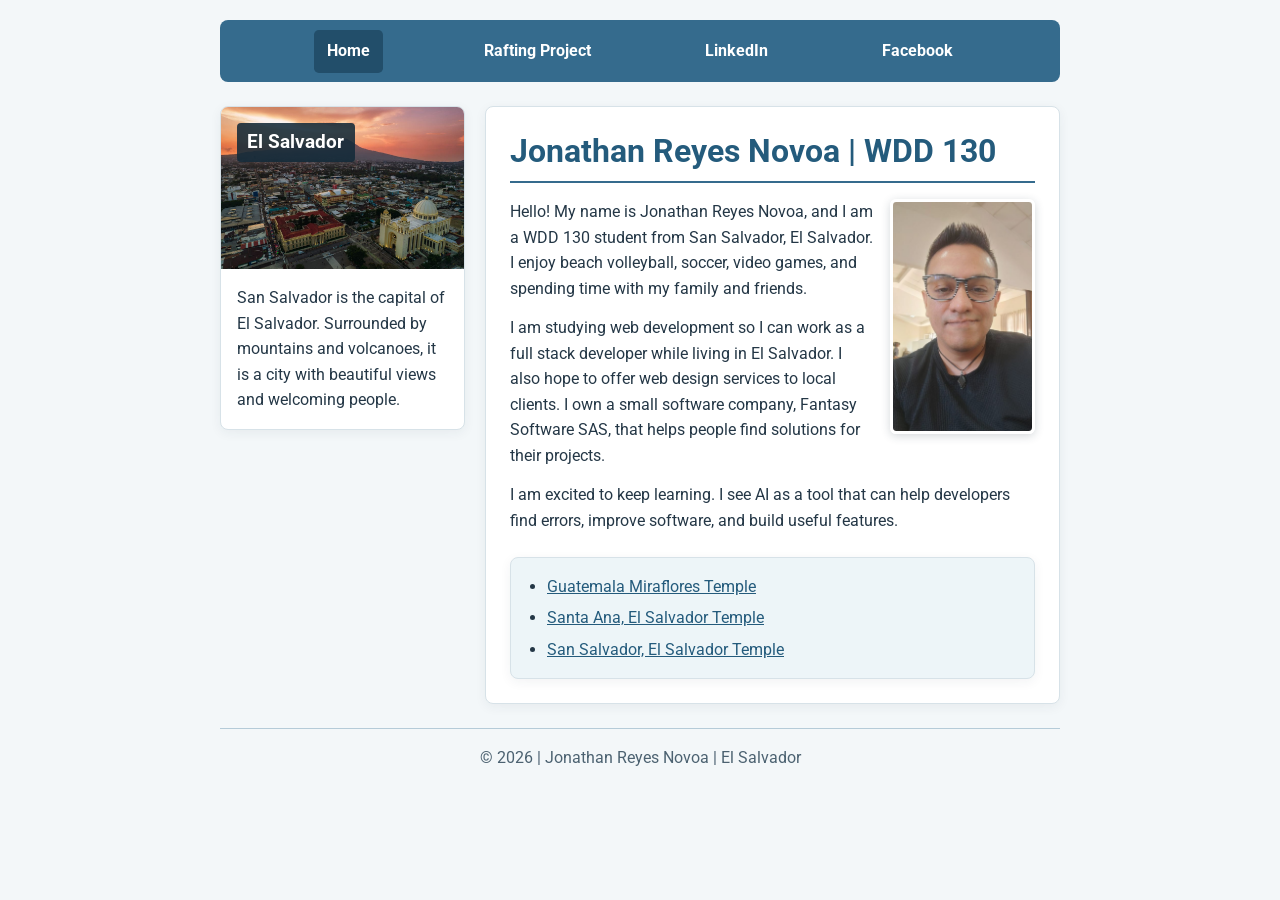
<file: index.html>
<!DOCTYPE html>
<html lang="en-US">

<head>
    <meta charset="UTF-8">
    <meta name="viewport" content="width=device-width, initial-scale=1.0">
    <meta name="description" content="Jonathan Reyes Novoa's WDD 130 course home page, featuring his projects and his home country of El Salvador.">
    <meta name="author" content="Jonathan Reyes Novoa">
    <title>Jonathan Reyes Novoa | WDD 130</title>
    <link rel="preconnect" href="https://fonts.googleapis.com">
    <link rel="preconnect" href="https://fonts.gstatic.com" crossorigin>
    <link href="https://fonts.googleapis.com/css2?family=Roboto:wght@400;500;700&display=swap" rel="stylesheet">
    <link rel="stylesheet" href="styles/styles.css">
</head>

<body>
    <header>
        <nav aria-label="Main navigation">
            <a href="index.html" aria-current="page">Home</a>
            <a href="wwr/about.html">Rafting Project</a>
            <a href="https://www.linkedin.com/in/jonathan-reyes-novoa-41818a43/">LinkedIn</a>
            <a href="https://www.facebook.com/">Facebook</a>
        </nav>
    </header>

    <div class="grid">
        <aside class="box">
            <h2>El Salvador</h2>
            <img src="images/san_salvador.jpg" alt="San Salvador at sunset with mountains in the background" width="960" height="639">
            <p>San Salvador is the capital of El Salvador. Surrounded by mountains and volcanoes, it is a city with beautiful views and welcoming people.</p>
        </aside>

        <main>
            <h1>Jonathan Reyes Novoa | WDD 130</h1>
            <img class="profile" src="images/profile.jpg" alt="Jonathan Reyes Novoa" width="567" height="935">
            <p>Hello! My name is Jonathan Reyes Novoa, and I am a WDD 130 student from San Salvador, El Salvador. I enjoy beach volleyball, soccer, video games, and spending time with my family and friends.</p>
            <p>I am studying web development so I can work as a full stack developer while living in El Salvador. I also hope to offer web design services to local clients. I own a small software company, Fantasy Software SAS, that helps people find solutions for their projects.</p>
            <p>I am excited to keep learning. I see AI as a tool that can help developers find errors, improve software, and build useful features.</p>

            <ul class="box temples">
                <li><a href="https://www.churchofjesuschrist.org/temples/details/miraflores-guatemala-city-guatemala-temple" target="_blank" rel="noopener noreferrer">Guatemala Miraflores Temple</a></li>
                <li><a href="https://www.churchofjesuschrist.org/temples/details/santa-ana-el-salvador-temple" target="_blank" rel="noopener noreferrer">Santa Ana, El Salvador Temple</a></li>
                <li><a href="https://www.churchofjesuschrist.org/temples/details/san-salvador-el-salvador-temple" target="_blank" rel="noopener noreferrer">San Salvador, El Salvador Temple</a></li>
            </ul>
        </main>
    </div>

    <footer>
        <p>&copy; 2026 | Jonathan Reyes Novoa | El Salvador</p>
    </footer>
</body>

</html>
</file>
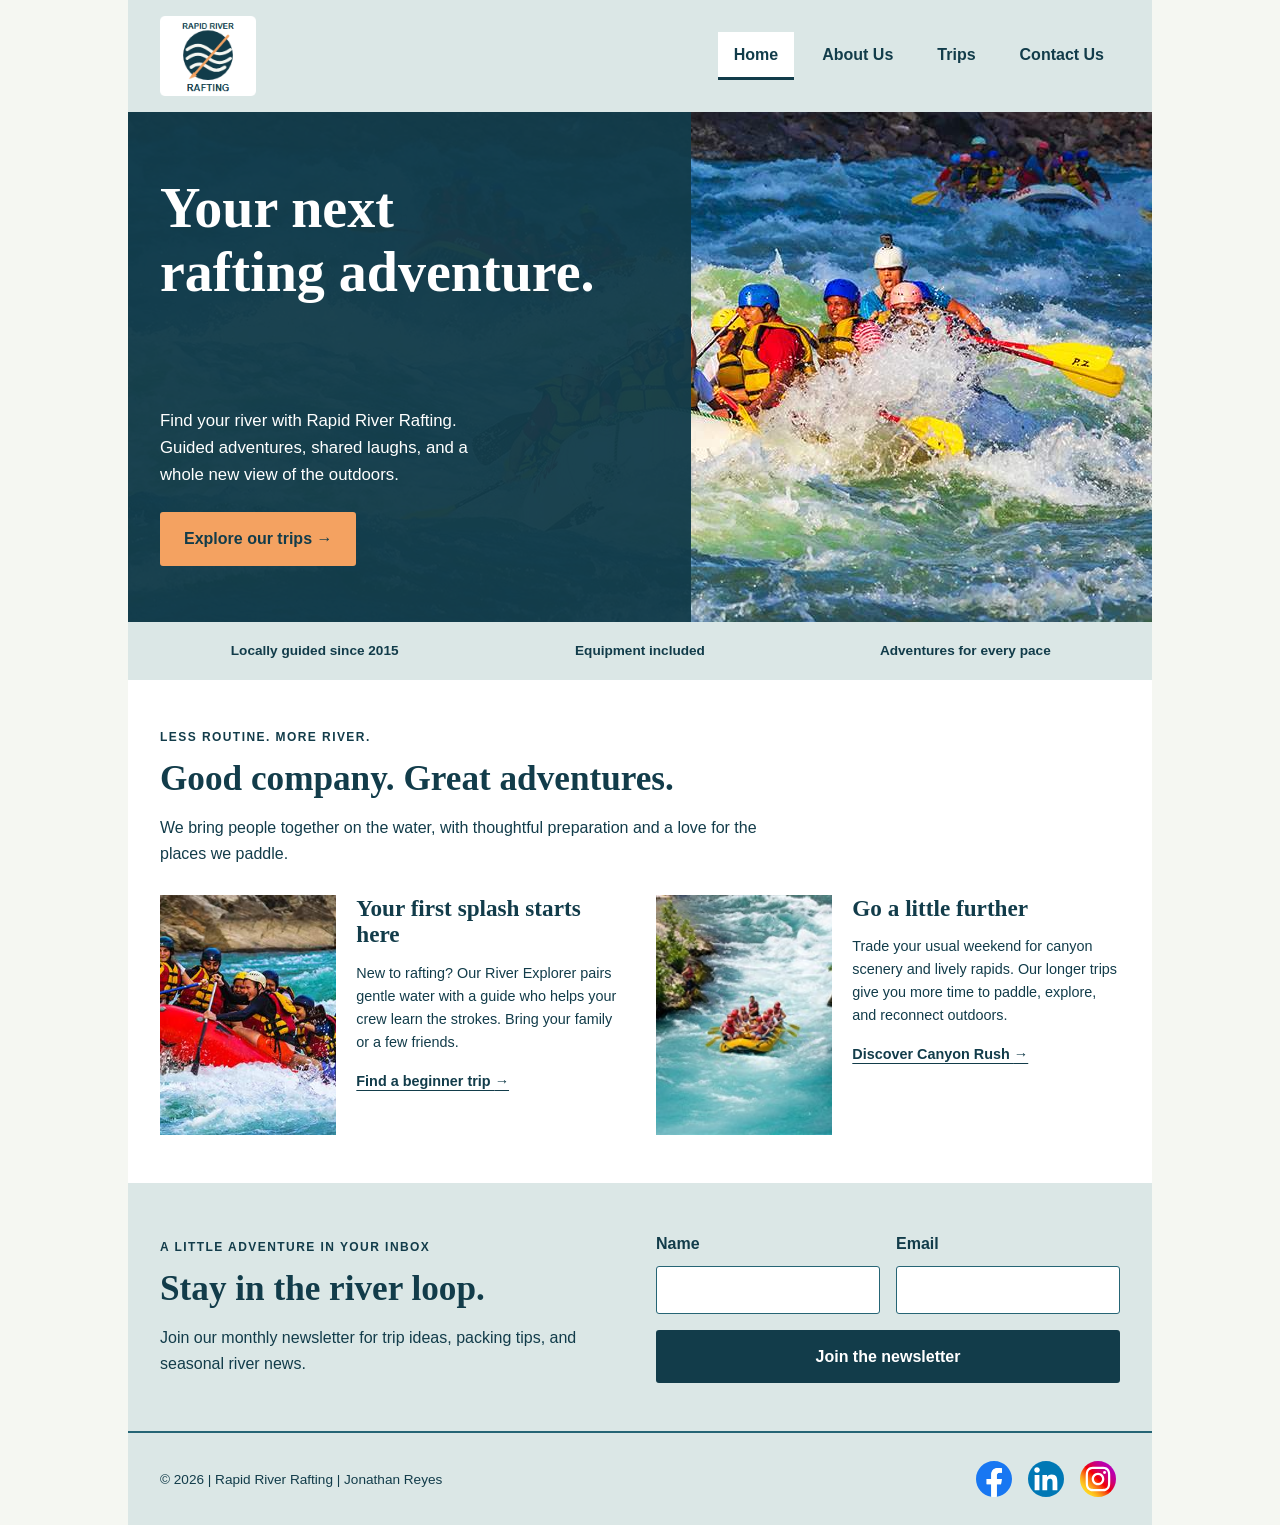
<file: wwr/index.html>
<!DOCTYPE html>
<html lang="en-US">

<head>
    <meta charset="UTF-8">
    <meta name="viewport" content="width=device-width, initial-scale=1.0">
    <meta name="description"
      content="Find your next river adventure with Rapid River Rafting. Explore guided whitewater trips for families and thrill seekers, and join our monthly newsletter.">
    <meta name="author" content="Jonathan Reyes Novoa">
    <title>Home | Rapid River Rafting</title>
    <link rel="stylesheet" href="styles/rafting.css">
</head>

<body>
    <a class="skip-link" href="#main-content">Skip to main content</a>
    <header>
        <a class="brand" href="index.html" aria-label="Rapid River Rafting home">
            <img class="logo" src="images/rapid-river-logo.png" alt="Rapid River Rafting logo"
              width="120" height="100">
        </a>
        <nav aria-label="Main navigation">
            <a href="index.html" aria-current="page">Home</a>
            <a href="about.html">About Us</a>
            <a href="trips.html">Trips</a>
            <a href="contact.html">Contact Us</a>
        </nav>
    </header>

    <main id="main-content">
        <div class="hero home-hero">
            <img src="images/rafting-12-1024.jpg"
              alt="A team of rafters paddles together through a whitewater wave"
              width="1024" height="529" fetchpriority="high">
            <h1>Your next<br>rafting adventure.</h1>
            <div class="hero-invite">
                <p>Find your river with Rapid River Rafting. Guided adventures, shared laughs,
                    and a whole new view of the outdoors.</p>
                <a class="button button-accent" href="trips.html">Explore our trips <span aria-hidden="true">&rarr;</span></a>
            </div>
        </div>

        <div class="river-strip">
            <p>Locally guided since 2015</p>
            <p>Equipment included</p>
            <p>Adventures for every pace</p>
        </div>

        <section class="offerings">
            <div class="section-heading">
                <p class="eyebrow">Less routine. More river.</p>
                <h2>Good company. Great adventures.</h2>
                <p>We bring people together on the water, with thoughtful preparation and a love
                    for the places we paddle.</p>
            </div>
            <div class="offerings-grid">
                <article class="offering">
                    <img src="images/rafting-18-600.jpg"
                      alt="A rafting group enjoying time together on the river" width="600" height="328"
                      loading="lazy">
                    <div>
                        <h3>Your first splash starts here</h3>
                        <p>New to rafting? Our River Explorer pairs gentle water with a guide who
                            helps your crew learn the strokes. Bring your family or a few friends.</p>
                        <a class="text-link" href="trips.html#river-explorer">Find a beginner trip <span aria-hidden="true">&rarr;</span></a>
                    </div>
                </article>
                <article class="offering">
                    <img src="images/rafting-65-600.jpg"
                      alt="Rafters navigating turquoise water between canyon walls" width="300" height="200"
                      loading="lazy">
                    <div>
                        <h3>Go a little further</h3>
                        <p>Trade your usual weekend for canyon scenery and lively rapids. Our longer
                            trips give you more time to paddle, explore, and reconnect outdoors.</p>
                        <a class="text-link" href="trips.html#canyon-rush">Discover Canyon Rush <span aria-hidden="true">&rarr;</span></a>
                    </div>
                </article>
            </div>
        </section>

        <section class="newsletter" aria-labelledby="newsletter-heading">
            <div>
                <p class="eyebrow">A little adventure in your inbox</p>
                <h2 id="newsletter-heading">Stay in the river loop.</h2>
                <p>Join our monthly newsletter for trip ideas, packing tips, and seasonal river news.</p>
            </div>
            <form class="newsletter-form" action="index.html#newsletter-heading" method="get">
                <div class="field">
                    <label for="subscriber-name">Name</label>
                    <input type="text" id="subscriber-name" name="name" autocomplete="name" required>
                </div>
                <div class="field">
                    <label for="subscriber-email">Email</label>
                    <input type="email" id="subscriber-email" name="email" autocomplete="email" required>
                </div>
                <button type="submit">Join the newsletter</button>
            </form>
        </section>
    </main>

    <footer>
        <p>&copy; 2026 | Rapid River Rafting | Jonathan Reyes</p>
        <nav class="socialmedia" aria-label="Social media">
            <a href="https://facebook.com"><img src="images/facebook.png" alt="Facebook" width="36" height="36"></a>
            <a href="https://linkedin.com"><img src="images/linkedin.png" alt="LinkedIn" width="36" height="36"></a>
            <a href="https://instagram.com"><img src="images/instagram.png" alt="Instagram" width="36" height="36"></a>
        </nav>
    </footer>
</body>

</html>
</file>
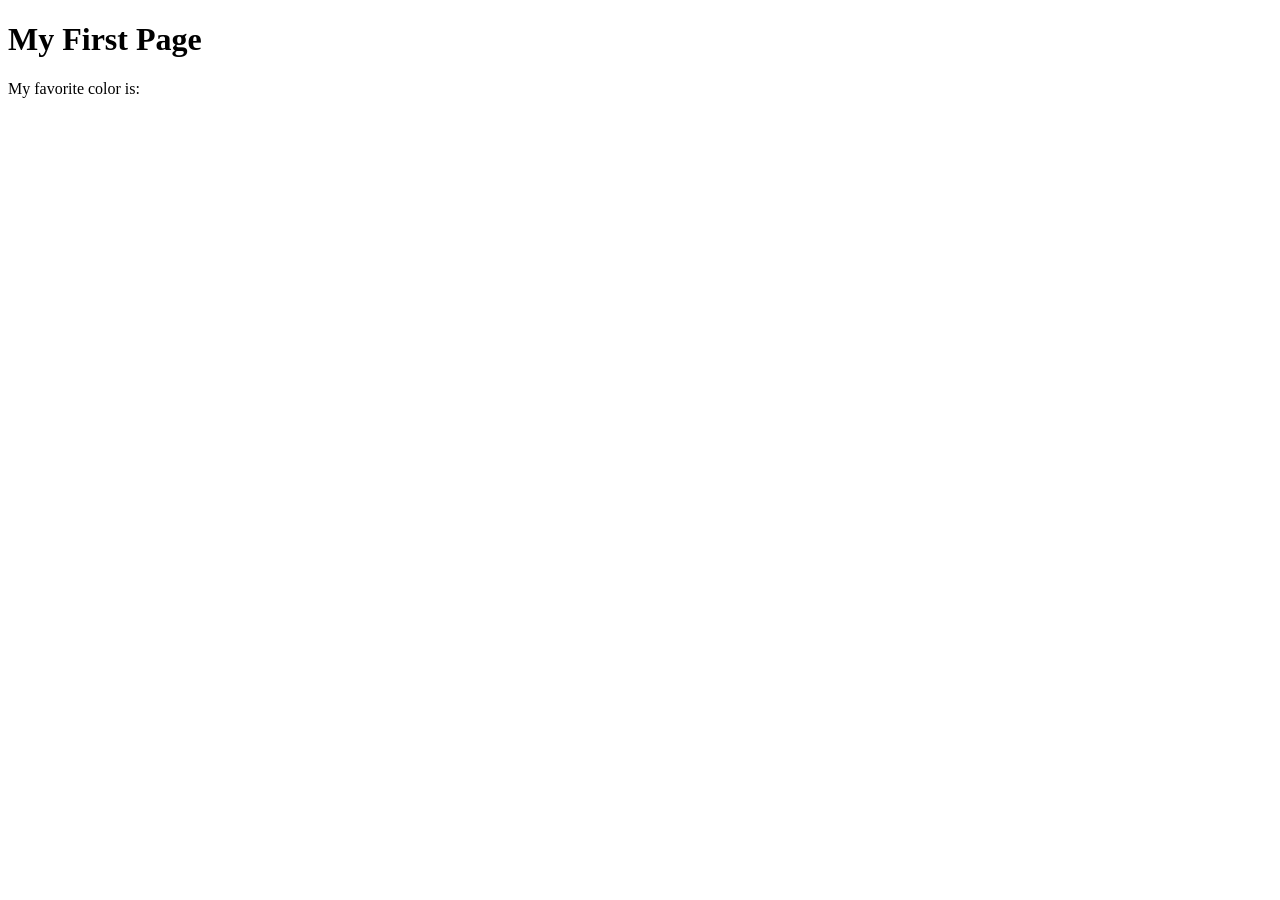
<file: week01/first-page.html>
<!DOCTYPE html>
<html lang="en">
<head>
    <meta charset="UTF-8">
    <meta name="viewport" content="width=device-width, initial-scale=1.0">
    <title>My First Page</title>
</head>
<body>
    <h1>My First Page</h1>
    <p>My favorite color is: </p>
</body>
</html>
</file>
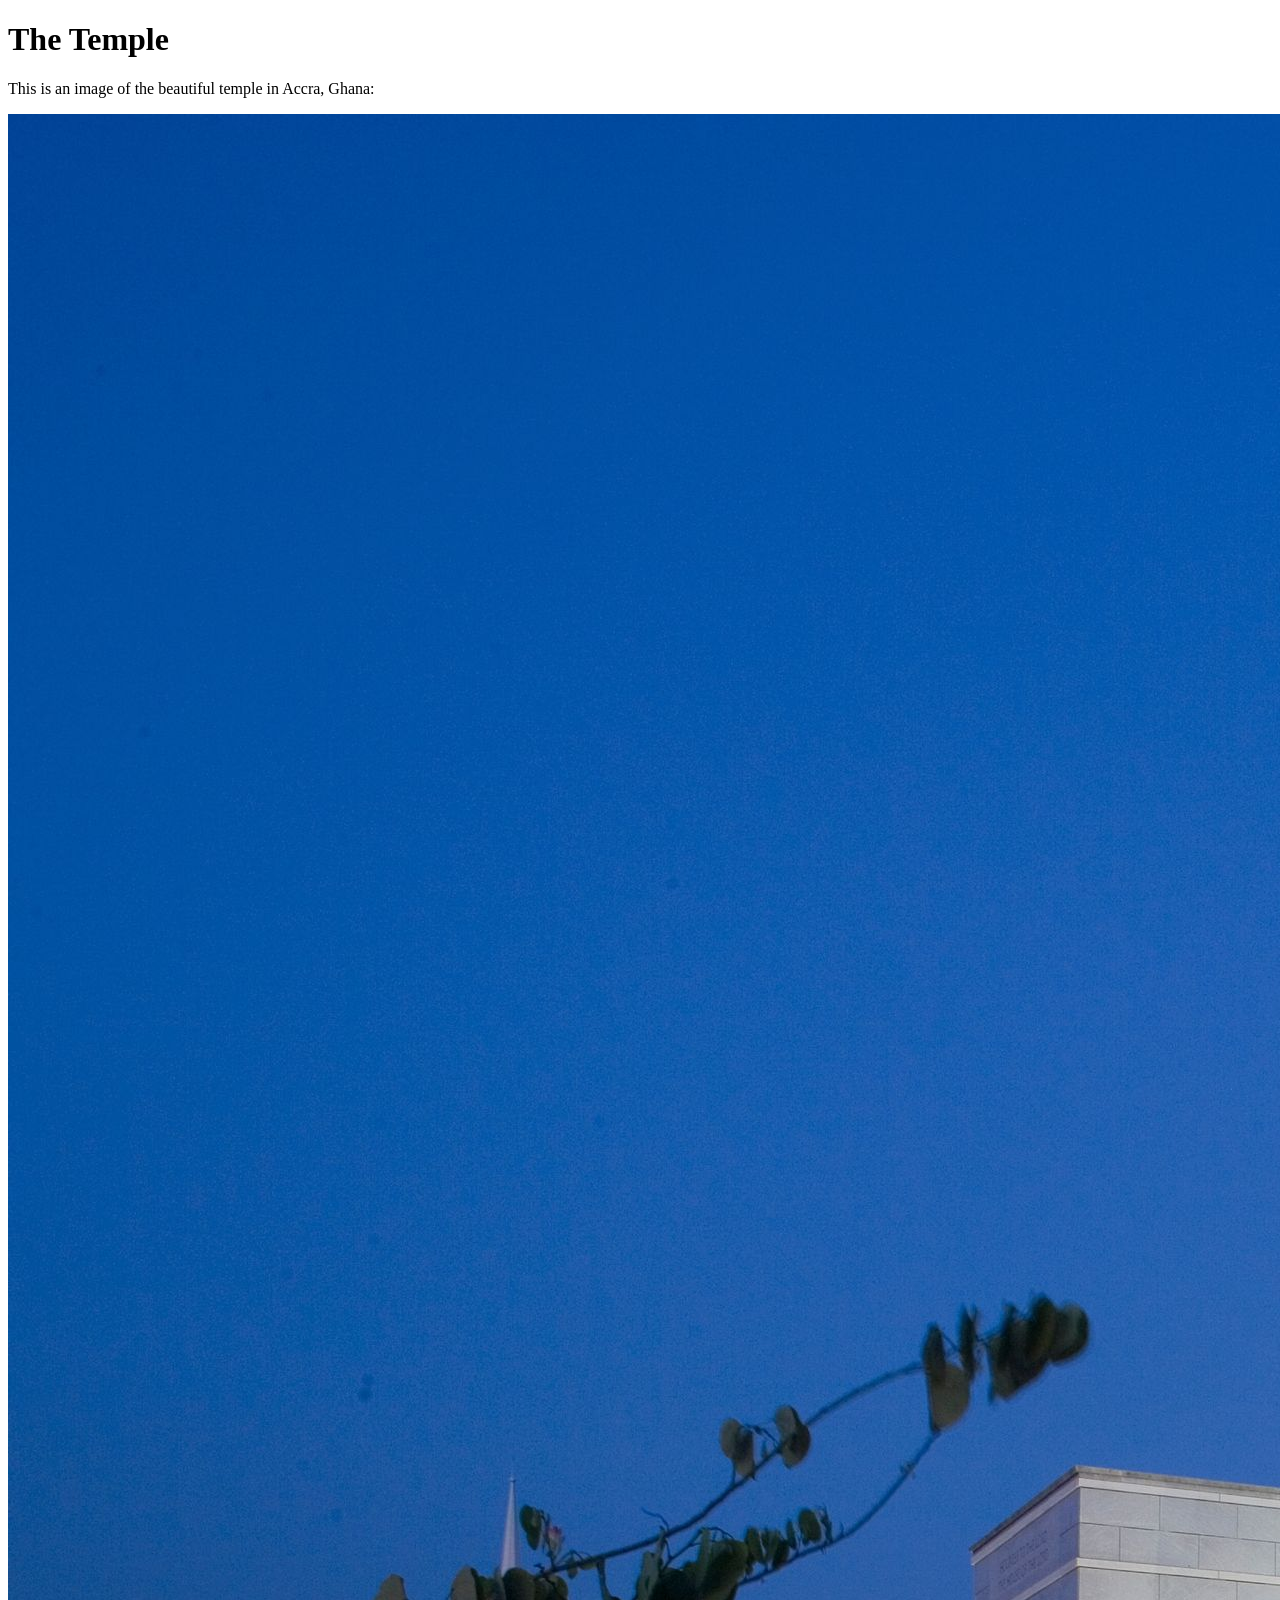
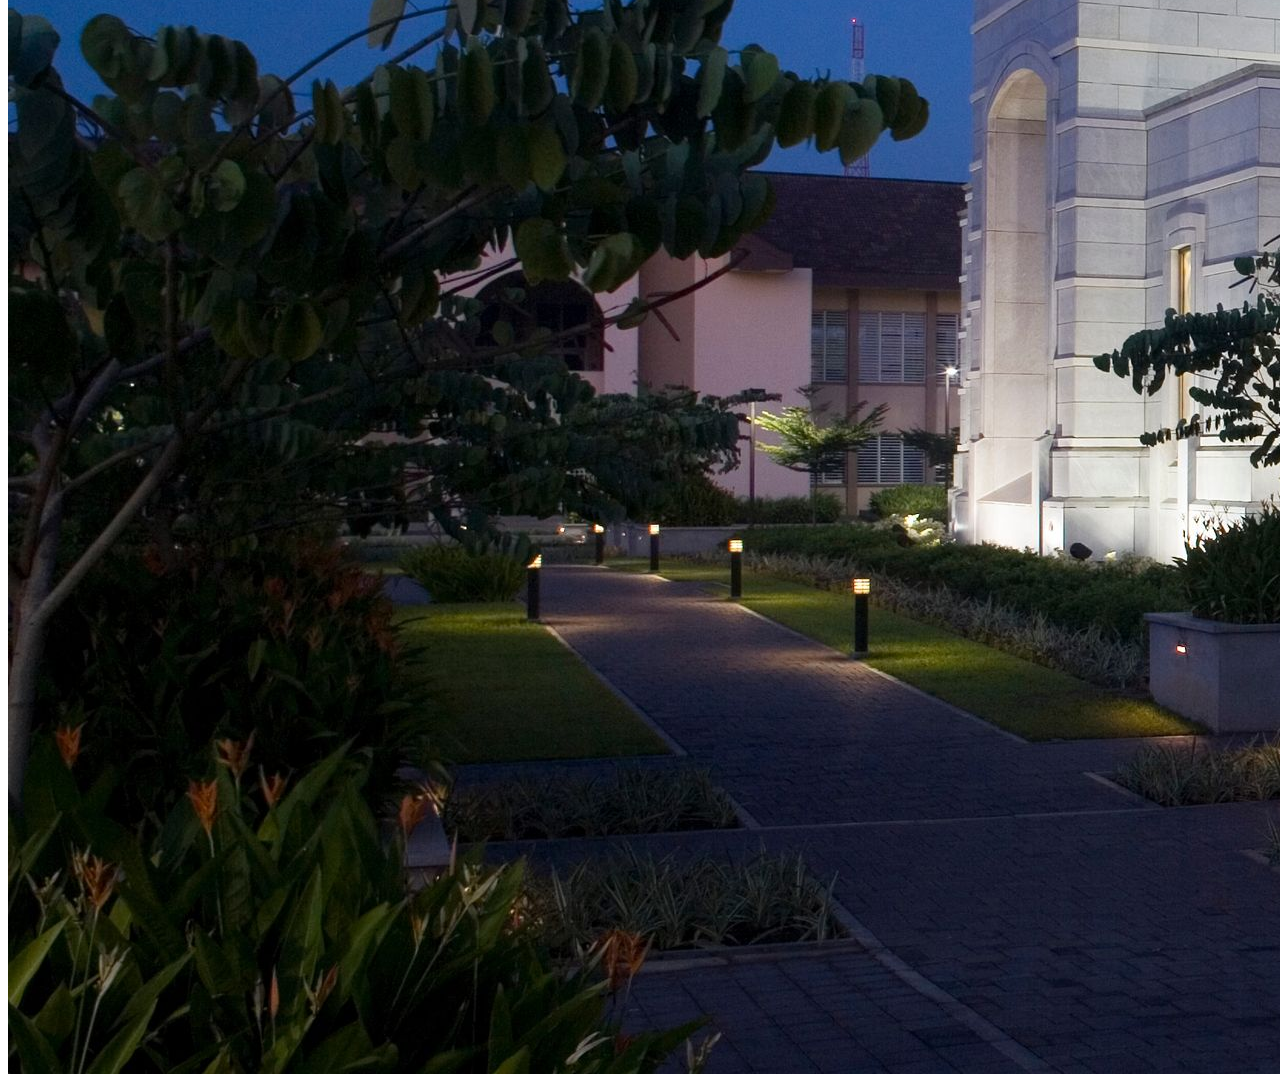
<file: week01/images.html>
<!DOCTYPE html>
<html lang="en">
<head>
    <meta charset="UTF-8">
    <meta name="viewport" content="width=device-width, initial-scale=1.0">
    <title>Temple Image</title>
</head>
<body>
    <h1>The Temple</h1>
    <p>This is an image of the beautiful temple in Accra, Ghana:</p>
    <img src="images/temple-large.jpeg" alt="The Accra Ghana Temple">
    
</body>
</html>
</file>
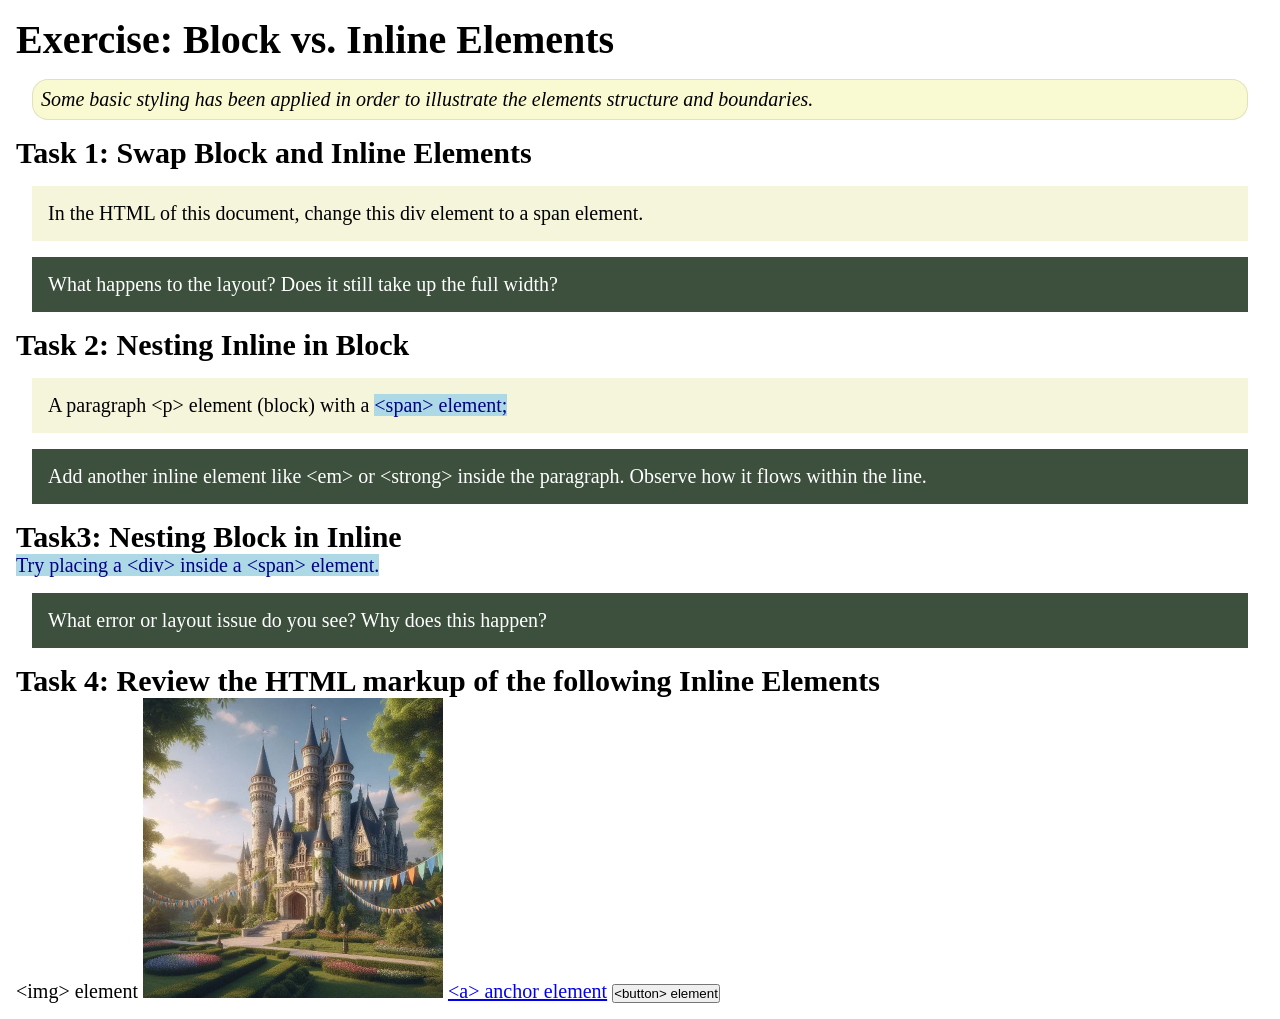
<file: week02/block-vs-inline.html>
<!DOCTYPE html>
<html lang="en">

<head>
    <meta charset="UTF-8">
    <meta name="viewport" content="width=device-width, initial-scale=1.0">
    <title>Exercise: Block vs. Inline Elements</title>
    <link rel="stylesheet" href="styles/block-vs-inline.css">
</head>

<body>
    <main>
        <h1>Exercise: Block vs. Inline Elements</h1>
        <p class="note">Some basic styling has been applied in order to illustrate the elements structure and
            boundaries.</p>

        <h2>Task 1: Swap Block and Inline Elements</h2>
        <div>In the HTML of this document, change this div element to a span element.</div>

        <p class="question">What happens to the layout? Does it still take up the full width?</p>

        <h2>Task 2: Nesting Inline in Block</h2>
        <p>A paragraph &lt;p&gt; element (block) with a <span>&lt;span&gt; element;</span></p>
        <p class="question">Add another inline element like &lt;em&gt; or &lt;strong&gt; inside the paragraph. Observe
            how it flows within the line.</p>

        <h2>Task3: Nesting Block in Inline</h2>
        <span>Try placing a &lt;div&gt; inside a &lt;span&gt; element.</span>
            <p class="question">What error or layout issue do you see? Why does this happen?</p>


            <h2>Task 4: Review the HTML markup of the following Inline Elements</h2>
        &lt;img&gt; element
        <img src="images/castle.webp" alt="placeholder image (images are inline)" width="300" height="300">
        <a href="https://churchofjesuschrist.org">&lt;a&gt; anchor element</a>
        <button type="button">&lt;button&gt; element</button>
    </main>
</body>

</html>
</file>
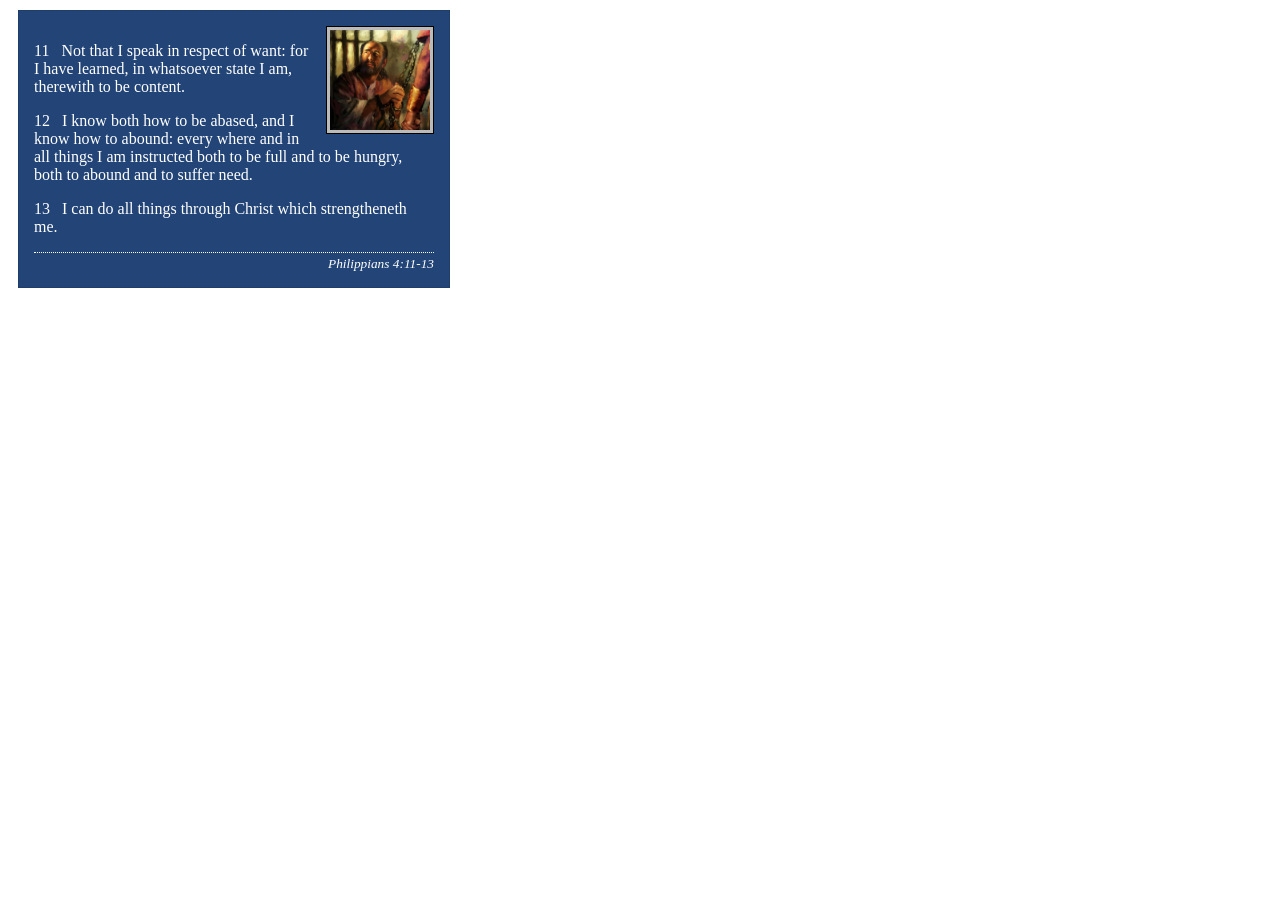
<file: week02/box-model-solution.html>
<!DOCTYPE html>
<html lang="en">
<head>
    <meta charset="UTF-8">
    <meta name="viewport" content="width=device-width, initial-scale=1.0">
    <title>Box Model Activity</title>
    <link rel="stylesheet" href="styles/box-model-solution.css">
</head>
<body>
    <main>
        <div class="callout">
            <img src="images/apostle-paul-imprisoned.webp" alt="Paul the Apostle - Imprisoned in Rome" width="200" height="200">
            <blockquote>
                <p>11 &nbsp; Not that I speak in respect of want: for I have learned, in whatsoever state I am, therewith to be content.</p>
                <p>12 &nbsp; I know both how to be abased, and I know how to abound: every where and in all things I am instructed both to be full and to be hungry, both to abound and to suffer need.</p>
                <p>13 &nbsp; I can do all things through Christ which strengtheneth me.</p>
            </blockquote>
            <cite>Philippians 4:11-13</cite>
        </div>
    </main>
</body>
</html>
</file>
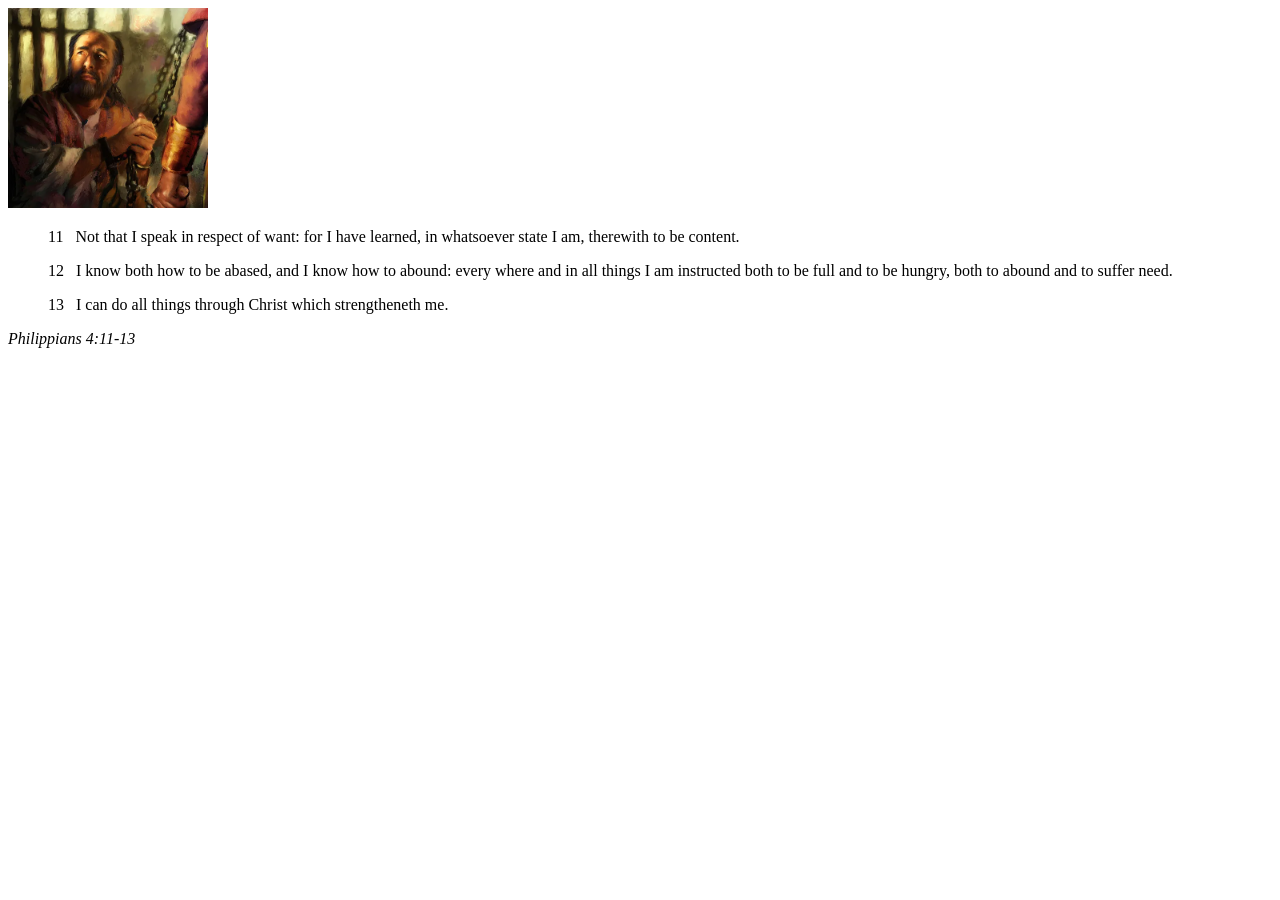
<file: week02/box-model.html>
<!DOCTYPE html>
<html lang="en">
<head>
    <meta charset="UTF-8">
    <meta name="viewport" content="width=device-width, initial-scale=1.0">
    <title>Box Model Activity</title>
</head>
<body>
    <main>
        <div class="callout">
            <img src="images/apostle-paul-imprisoned.webp" alt="Paul the Apostle - Imprisoned in Rome" width="200" height="200">
            <blockquote>
                <p>11 &nbsp; Not that I speak in respect of want: for I have learned, in whatsoever state I am, therewith to be content.</p>
                <p>12 &nbsp; I know both how to be abased, and I know how to abound: every where and in all things I am instructed both to be full and to be hungry, both to abound and to suffer need.</p>
                <p>13 &nbsp; I can do all things through Christ which strengtheneth me.</p>
            </blockquote>
            <cite>Philippians 4:11-13</cite>
        </div>
    </main>
</body>
</html>
</file>
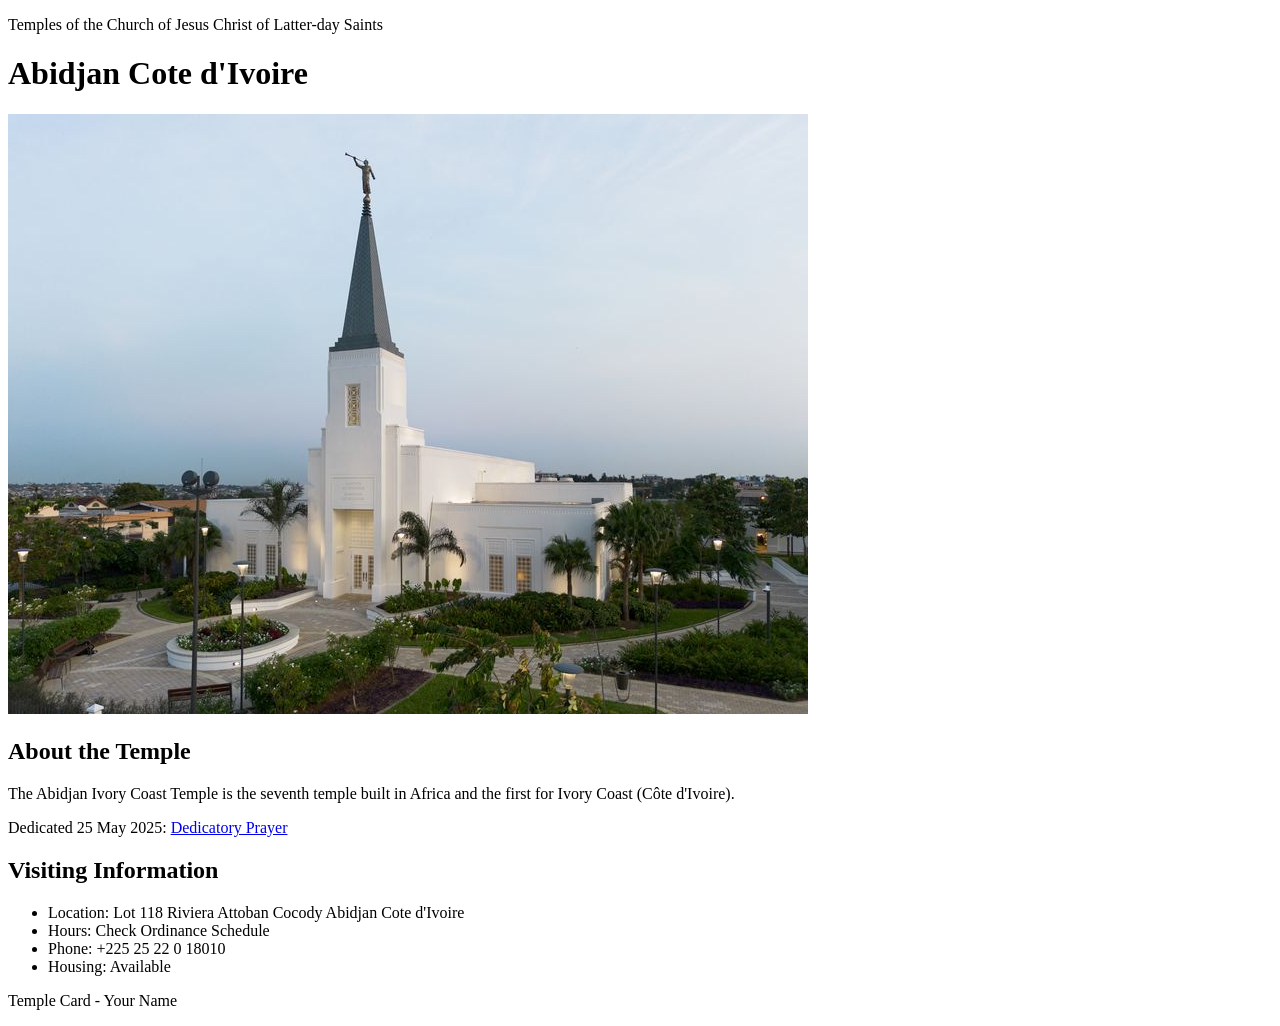
<file: week02/temple.html>
<!DOCTYPE html>
<html lang="en">

<head>
    <meta charset="UTF-8">
    <meta name="viewport" content="width=device-width, initial-scale=1.0">
    <title>Temple Card - Abidjan Cote d'Ivoire</title>
</head>

<body>
    <header>
        <p>Temples of the Church of Jesus Christ of Latter-day Saints</p>
    </header>
    <main>
        <h1>Abidjan Cote d'Ivoire</h1>
        <picture>
            <img src="images/abidjan-ivory-coast.jpeg" alt="Abidjan Cote d'Ivoire Temple">
        </picture>
        <section>
            <h2>About the Temple</h2>
            <p>The Abidjan Ivory Coast Temple is the seventh temple built in Africa and the first for Ivory Coast (Côte
                d'Ivoire).</p>
            <p>Dedicated 25 May 2025: <a
                    href="https://www.churchofjesuschrist.org/temples/dedicatory-prayer/abidjan-ivory-coast-temple/2025-05-25?lang=eng"
                    target="_blank" rel="noopener noreferrer">Dedicatory Prayer</a></p>
        </section>
        <section>
            <h2>Visiting Information</h2>
            <ul>
                <li>Location: Lot 118 Riviera Attoban Cocody Abidjan Cote d'Ivoire</li>
                <li>Hours: Check Ordinance Schedule</li>
                <li>Phone: +225 25 22 0 18010</li>
                <li>Housing: Available</li>
            </ul>
        </section>
    </main>
    <footer>
        <p>Temple Card - Your Name</p>
    </footer>
</body>

</html>
</file>
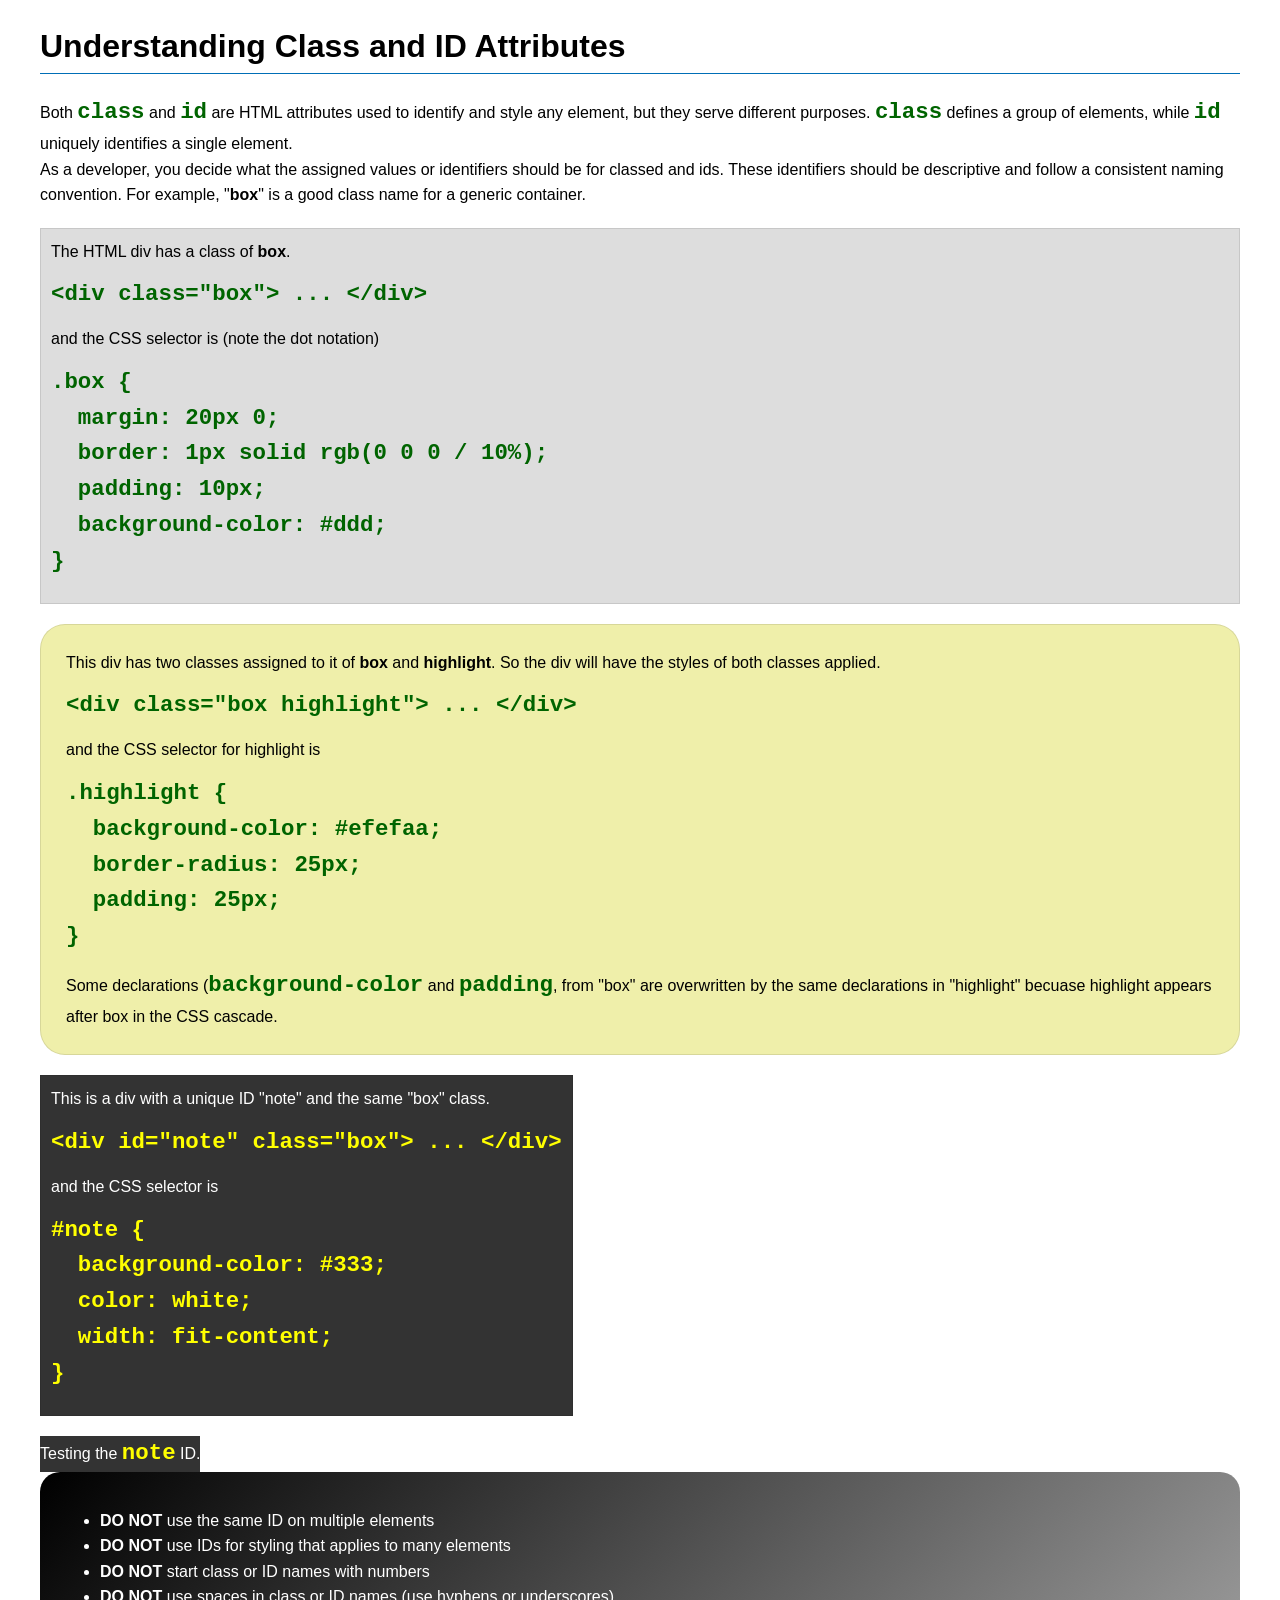
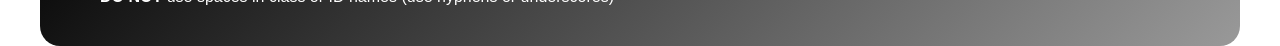
<file: week03/class-and-id.html>
<!DOCTYPE html>
<html lang="en">

<head>
    <meta charset="UTF-8">
    <meta name="viewport" content="width=device-width, initial-scale=1.0">
    <title>Class vs ID Attributes</title>
    <link rel="stylesheet" href="styles/class-and-id.css">
</head>

<body>
    <h1>Understanding Class and ID Attributes</h1>
    <p>Both <code>class</code> and <code>id</code> are HTML attributes used to identify and style any element, but they
        serve different purposes. <code>class</code> defines a group of elements, while <code>id</code> uniquely
        identifies a single element.</p>
    <p>As a developer, you decide what the assigned values or identifiers should be for classed and ids. These
        identifiers should be
        descriptive and follow a consistent naming convention. For example, "<strong>box</strong>" is a good class name
        for a generic container.</p>
    <div class="box">
        <p>The HTML div has a class of <strong>box</strong>.</p>
        <pre><code class="html">&lt;div class="box"&gt; ... &lt;/div&gt;</code></pre>
        and the CSS selector is (note the dot notation)
        <pre><code class="css">.box {
  margin: 20px 0;
  border: 1px solid rgb(0 0 0 / 10%);
  padding: 10px;
  background-color: #ddd; 
}</code></pre>
    </div>

    <div class="box highlight">
        <p>This div has two classes assigned to it of <strong>box</strong> and <strong>highlight</strong>. So the div
            will have the styles of both classes applied.</p>
        <pre><code class="html">&lt;div class="box highlight"&gt; ... &lt;/div&gt;</code></pre>
        and the CSS selector for highlight is
        <pre><code class="css">.highlight {
  background-color: #efefaa;
  border-radius: 25px;
  padding: 25px;
}</code></pre>
<p>Some declarations (<code>background-color</code> and <code>padding</code>, from "box" are overwritten by the same declarations in "highlight" becuase highlight appears after box in the CSS cascade.</p>
    </div>

    <div id="note" class="box">
        <p>This is a div with a unique ID "note" and the same "box" class.</p>
        <pre><code class="html">&lt;div id="note" class="box"&gt; ... &lt;/div&gt;</code></pre>
        and the CSS selector is
        <pre><code class="css">#note {
  background-color: #333;
  color: white;
  width: fit-content;
}</code></pre>
    </div>

    <div id="note">
        <p>Testing the <code>note</code> ID.</p>
    </div>

    <section id="best-practice">
        <ul>
            <li><strong>DO NOT</strong> use the same ID on multiple elements</li>
            <li><strong>DO NOT</strong> use IDs for styling that applies to many elements</li>
            <li><strong>DO NOT</strong> start class or ID names with numbers</li>
            <li><strong>DO NOT</strong> use spaces in class or ID names (use hyphens or underscores)</li>
        </ul>
    </section>




</body>

</html>
</file>
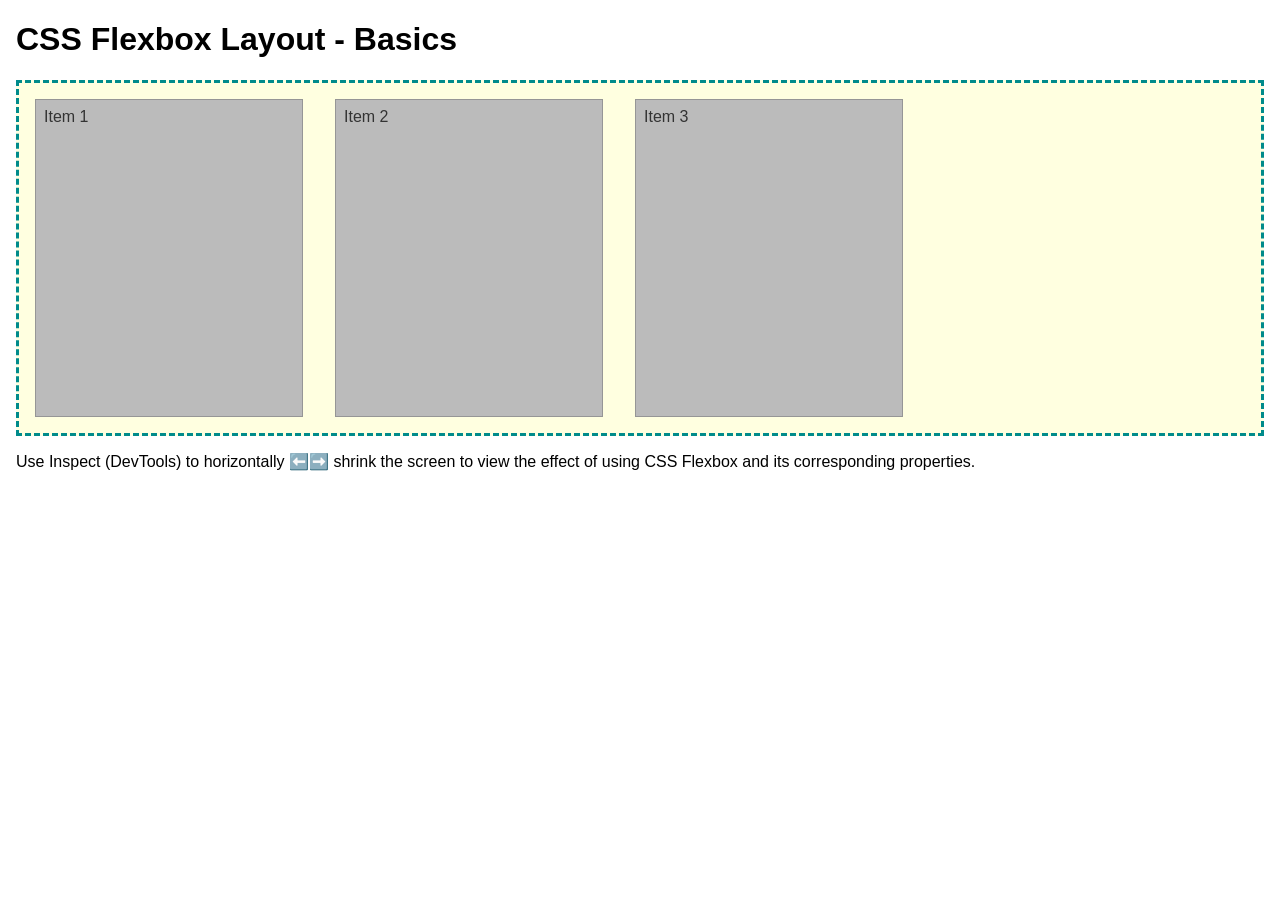
<file: week04/flexbox-layout.html>
<!DOCTYPE html>
<html lang="en">
<head>
    <meta charset="UTF-8">
    <meta name="viewport" content="width=device-width, initial-scale=1.0">
    <title>CSS Flexbox Layout - Basics</title>
    <link rel="stylesheet" href="styles/flexbox.css">
</head>
<body>
    <main>
        <h1>CSS Flexbox Layout - Basics</h1>
        <div class="flex-container">
            <div class="flex-item item1">Item 1</div>
            <div class="flex-item item2">Item 2</div>
            <div class="flex-item item3">Item 3</div>
        </div>
        <p>Use Inspect (DevTools) to horizontally ⬅️➡️ shrink the screen to view the effect of using CSS Flexbox and its corresponding properties.</p>
    </main>
</body>
</html>
</file>
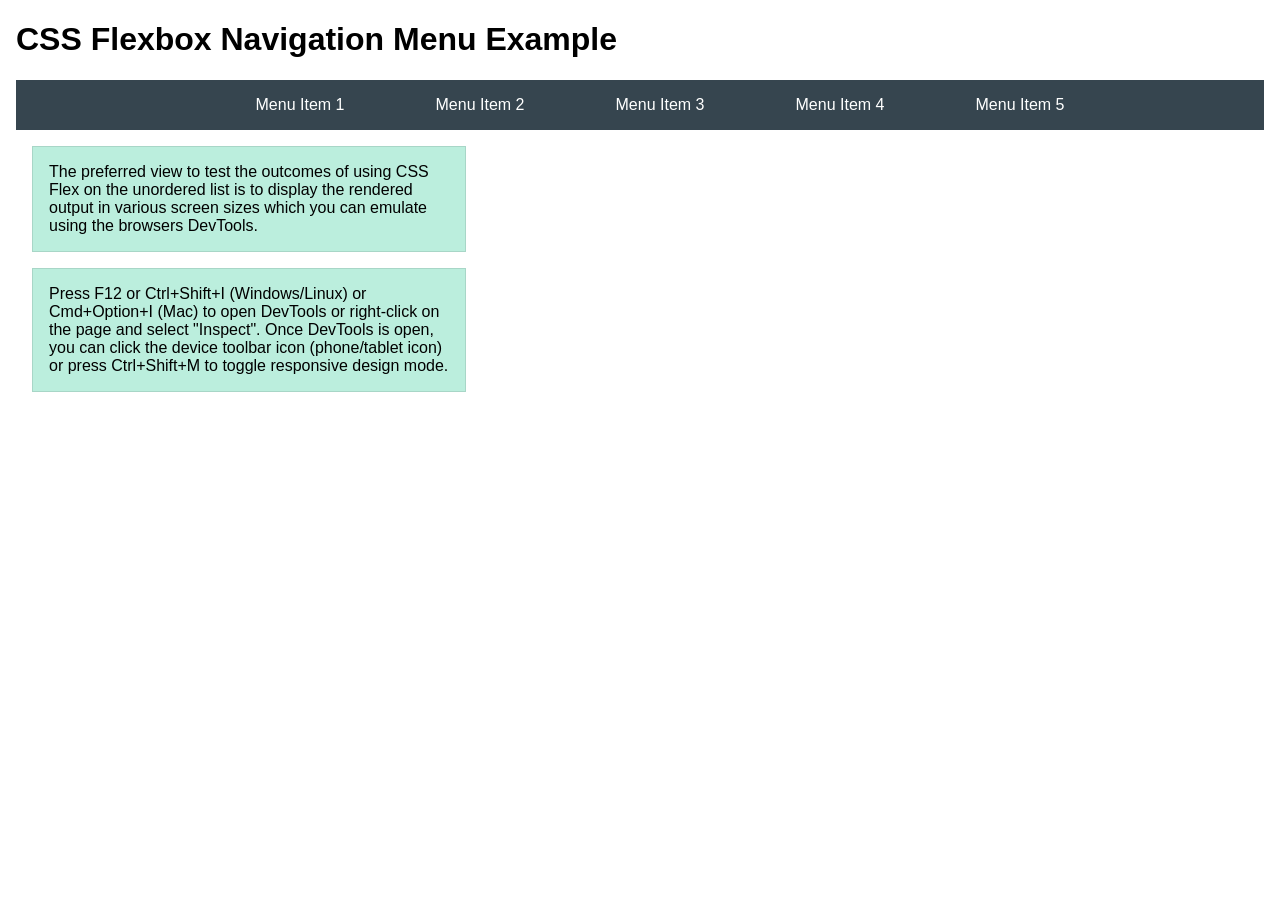
<file: week04/flexbox-menu.html>
<!DOCTYPE html>
<html lang="en">
<head>
    <meta charset="UTF-8">
    <meta name="viewport" content="width=device-width, initial-scale=1.0">
    <title>CSS Flexbox - Navigation Menu</title>
    <link rel="stylesheet" href="styles/flexbox-menu.css">
</head>
<body>
    <main>
        <h1>CSS Flexbox Navigation Menu Example</h1>
        <nav>
            <ul>
                <li><a href="#">Menu Item 1</a></li>
                <li><a href="#">Menu Item 2</a></li>
                <li><a href="#">Menu Item 3</a></li>
                <li><a href="#">Menu Item 4</a></li>
                <li><a href="#">Menu Item 5</a></li>
            </ul>
        </nav>
        <p>The preferred view to test the outcomes of using CSS Flex on the unordered list is to display the rendered output in various screen sizes which you can emulate using the browsers DevTools.</p>

        <p>Press F12 or Ctrl+Shift+I (Windows/Linux) or Cmd+Option+I (Mac) to open DevTools or right-click on the page and select "Inspect". Once DevTools is open, you can click the device toolbar icon (phone/tablet icon) or press Ctrl+Shift+M to toggle responsive design mode.</p>

                      
        
    </main>
</body>
</html>
</file>
<file: styles/styles.css>
* {
    margin: 0;
    padding: 0;
    box-sizing: border-box;
}

body {
    font: 16px/1.6 Roboto, Arial, sans-serif;
    color: #243746;
    background-color: #f3f7f9;
}

header,
.grid,
footer {
    max-width: 840px;
    margin: 0 auto;
}

header {
    padding-top: 1.25rem;
}

nav {
    display: flex;
    justify-content: space-evenly;
    align-items: center;
    gap: 0.25rem;
    padding: 0.6rem;
    border-radius: 0.5rem;
    background-color: #356b8d;
}

nav a {
    display: block;
    padding: 0.55rem 0.8rem;
    border-radius: 0.3rem;
    color: #fff;
    font-size: 1rem;
    font-weight: 700;
    text-align: center;
    text-decoration: none;
}

nav a:hover,
nav a:focus-visible,
nav a[aria-current="page"] {
    background-color: #224e6a;
}

.grid {
    display: grid;
    grid-template-columns: 245px minmax(0, 1fr);
    align-items: start;
    gap: 1.25rem;
    padding: 1.5rem 0;
}

.box,
main {
    border: 1px solid #d7e2e8;
    border-radius: 0.5rem;
    background-color: #fff;
    box-shadow: 0 3px 12px rgb(36 55 70 / 6%);
}

aside {
    position: relative;
    overflow: hidden;
}

aside h2 {
    position: absolute;
    top: 1rem;
    left: 1rem;
    padding: 0.25rem 0.65rem;
    border-radius: 0.25rem;
    color: #fff;
    background-color: rgb(20 43 58 / 88%);
    font-size: 1.2rem;
}

aside img {
    display: block;
    width: 100%;
    height: auto;
}

aside p {
    padding: 1rem;
}

main {
    min-width: 0;
    padding: 1.5rem;
}

h1 {
    margin-bottom: 1rem;
    padding-bottom: 0.6rem;
    border-bottom: 2px solid #356b8d;
    color: #245b7c;
    font-size: clamp(1.5rem, 4vw, 2rem);
    line-height: 1.25;
}

main p + p {
    margin-top: 0.85rem;
}

.profile {
    float: right;
    width: 145px;
    height: auto;
    margin: 0 0 0.75rem 1rem;
    border: 3px solid #fff;
    border-radius: 0.4rem;
    box-shadow: 0 2px 10px rgb(36 55 70 / 20%);
}

.temples {
    clear: both;
    margin-top: 1.5rem;
    padding: 1rem 1.25rem 1rem 2.25rem;
    background-color: #edf5f8;
}

.temples li + li {
    margin-top: 0.35rem;
}

.temples a {
    color: #245b7c;
}

.temples a:hover,
.temples a:focus-visible {
    color: #123d57;
}

footer {
    padding: 1rem;
    border-top: 1px solid #b5cbd8;
    color: #4c6271;
    text-align: center;
}

@media (max-width: 880px) {
    header,
    .grid,
    footer {
        margin-right: 1rem;
        margin-left: 1rem;
    }
}

@media (max-width: 650px) {
    nav {
        flex-wrap: wrap;
    }

    .grid {
        grid-template-columns: 1fr;
    }

    aside {
        max-width: 100%;
    }

    aside img {
        max-height: 230px;
        object-fit: cover;
    }

    .profile {
        float: none;
        display: block;
        margin: 0 auto 1rem;
    }
}

@media (max-width: 420px) {
    nav a {
        flex: 1 1 40%;
    }

    main {
        padding: 1rem;
    }
}
</file>
<file: wwr/styles/rafting.css>
:root {
    --primary-color: #123c4a;
    --secondary-color: #256575;
    --accent1-color: #f4a261;
    --accent2-color: #f5f7f2;
    --surface-color: #dbe7e6;
    --heading-font: Georgia, "Times New Roman", serif;
    --body-font: Arial, Helvetica, sans-serif;
}

* {
    margin: 0;
    padding: 0;
    box-sizing: border-box;
}

body {
    font-family: var(--body-font);
    color: var(--primary-color);
    background-color: var(--accent2-color);
    line-height: 1.6;
}

header,
main,
footer {
    width: min(100%, 1024px);
    margin: 0 auto;
}

main {
    background-color: #fff;
}

h1,
h2,
h3 {
    font-family: var(--heading-font);
    line-height: 1.15;
}

h1 {
    font-size: clamp(2rem, 4.5vw, 3.5rem);
}

h2 {
    font-size: clamp(1.65rem, 3vw, 2.2rem);
}

h3 {
    font-size: 1.45rem;
}

p + p {
    margin-top: 12px;
}

a {
    color: var(--primary-color);
    text-underline-offset: 4px;
}

a:hover {
    text-decoration-thickness: 2px;
}

img {
    display: block;
    max-width: 100%;
    height: auto;
}

section {
    padding: 48px 32px;
}

section > h2 {
    margin-bottom: 24px;
}

header {
    display: grid;
    grid-template-columns: 120px 1fr;
    align-items: center;
    gap: 32px;
    padding: 16px 32px;
    background-color: var(--surface-color);
}

.brand {
    display: block;
    width: fit-content;
}

.logo {
    width: 96px;
}

header nav {
    display: flex;
    justify-content: flex-end;
    align-items: center;
    gap: 12px;
}

header nav a {
    padding: 10px 16px;
    border-bottom: 3px solid transparent;
    font-weight: bold;
    text-align: center;
    text-decoration: none;
}

header nav a:hover,
header nav a[aria-current="page"] {
    border-bottom-color: var(--primary-color);
    background-color: #fff;
}

.skip-link {
    position: absolute;
    top: -100px;
    left: 16px;
    z-index: 10;
    padding: 12px 20px;
    background-color: #fff;
    font-weight: bold;
}

.skip-link:focus {
    top: 12px;
}

:focus-visible {
    outline: 3px solid var(--secondary-color);
    outline-offset: 4px;
}

.button,
button {
    display: inline-block;
    padding: 12px 22px;
    border: 2px solid var(--primary-color);
    border-radius: 3px;
    color: #fff;
    background-color: var(--primary-color);
    font: inherit;
    font-weight: bold;
    text-align: center;
    text-decoration: none;
    cursor: pointer;
}

.button:hover,
button:hover {
    background-color: var(--secondary-color);
}

.button-accent {
    border-color: var(--accent1-color);
    color: var(--primary-color);
    background-color: var(--accent1-color);
}

.button-accent:hover {
    border-color: #fff;
    background-color: #fff;
}

.button-accent:focus-visible {
    outline-color: #fff;
}

.text-link {
    font-weight: bold;
}

.eyebrow {
    margin-bottom: 12px;
    font-size: 0.75rem;
    font-weight: bold;
    letter-spacing: 0.12em;
    text-transform: uppercase;
}

.hero {
    position: relative;
}

.hero > img {
    width: 100%;
}

.hero h1 {
    position: absolute;
    top: 24px;
    width: 100%;
    padding: 20px;
    color: #fff;
    background-color: var(--primary-color);
    text-align: center;
}

.home-hero > img {
    height: 510px;
    object-fit: cover;
    object-position: 65% center;
}

.home-hero::before {
    position: absolute;
    inset: 0 auto 0 0;
    width: 55%;
    background-color: rgb(18 60 74 / 96%);
    content: "";
}

.home-hero h1 {
    top: 64px;
    left: 32px;
    width: 48%;
    padding: 0;
    background-color: transparent;
    text-align: left;
}

.hero-invite {
    position: absolute;
    bottom: 56px;
    left: 32px;
    width: 46%;
    color: #fff;
}

.hero-invite p {
    margin-bottom: 24px;
    max-width: 38ch;
    font-size: 1.05rem;
}

.river-strip {
    display: grid;
    grid-template-columns: repeat(3, 1fr);
    padding: 18px 24px;
    background-color: var(--surface-color);
    font-size: 0.85rem;
    font-weight: bold;
    text-align: center;
}

.river-strip p {
    margin: 0;
}

.section-heading {
    max-width: 620px;
    margin-bottom: 28px;
}

.section-heading h2,
.newsletter h2,
.contact-cta h2 {
    margin-bottom: 16px;
}

.offerings-grid,
.newsletter,
.trip-preparation,
.contact-grid {
    display: grid;
    grid-template-columns: repeat(2, minmax(0, 1fr));
    gap: 32px;
}

.offering {
    display: grid;
    grid-template-columns: 38% minmax(0, 1fr);
    gap: 20px;
}

.offering img {
    width: 100%;
    height: 100%;
    min-height: 240px;
    object-fit: cover;
}

.offering h3,
.offering p {
    margin-bottom: 14px;
}

.offering p,
.offering a {
    font-size: 0.9rem;
}

.newsletter {
    align-items: center;
    background-color: var(--surface-color);
}

.newsletter-form,
.contact-form,
.field,
.message-field {
    display: grid;
    gap: 10px;
}

.newsletter-form {
    grid-template-columns: repeat(2, minmax(0, 1fr));
    gap: 16px;
}

.newsletter-form button {
    grid-column: 1 / -1;
}

label,
legend {
    font-weight: bold;
}

input,
textarea {
    font: inherit;
}

input[type="text"],
input[type="email"],
textarea {
    width: 100%;
    min-width: 0;
    padding: 10px;
    border: 1px solid var(--secondary-color);
    border-radius: 3px;
    color: var(--primary-color);
    background-color: #fff;
}

textarea {
    resize: vertical;
}

.about-hero article {
    position: absolute;
    right: 32px;
    bottom: 32px;
    left: 32px;
    display: flow-root;
    padding: 20px;
    border-left: 5px solid var(--accent1-color);
    background-color: var(--accent2-color);
}

.about-hero article img {
    float: right;
    width: 150px;
    margin-left: 20px;
}

.about-hero article h2 {
    margin-bottom: 12px;
    font-size: 1.5rem;
}

.history-grid {
    display: grid;
    grid-template-columns: 1fr 240px 1fr;
    align-items: center;
    gap: 24px;
}

.history-grid img {
    width: 100%;
}

.adventures,
.employees {
    background-color: var(--accent2-color);
}

.adventure-grid {
    display: grid;
    grid-template-columns: repeat(5, minmax(0, 1fr));
    gap: 16px;
}

figure {
    min-width: 0;
    text-align: center;
}

.adventure-grid img {
    width: 100%;
    aspect-ratio: 3 / 2;
    object-fit: cover;
}

figcaption {
    padding-top: 12px;
    font-size: 0.9rem;
}

.page-intro {
    padding: 48px 32px;
    background-color: var(--accent2-color);
}

.page-intro h1 {
    margin-bottom: 20px;
}

.page-intro > p:last-child {
    max-width: 65ch;
}

.trip-grid,
.employee-grid {
    display: grid;
    grid-template-columns: repeat(3, minmax(0, 1fr));
    gap: 24px;
}

.trip-card {
    display: flex;
    flex-direction: column;
    border: 1px solid #b9ccce;
}

.trip-card > img {
    width: 100%;
    aspect-ratio: 3 / 2;
    object-fit: cover;
}

.trip-content {
    display: flex;
    flex: 1;
    flex-direction: column;
    align-items: flex-start;
    padding: 24px 20px;
}

.trip-content h3 {
    margin-bottom: 16px;
}

.trip-content > p:not(.eyebrow) {
    font-size: 0.95rem;
}

.trip-content .text-link {
    margin-top: auto;
    font-size: 0.9rem;
}

.trip-facts {
    width: 100%;
    margin: 20px 0;
    padding-top: 12px;
    border-top: 1px solid #b9ccce;
    font-size: 0.9rem;
}

.trip-facts div {
    display: flex;
    justify-content: space-between;
    gap: 12px;
    padding: 3px 0;
}

.trip-facts dd {
    font-weight: bold;
}

.trip-comparison {
    padding-top: 0;
}

.table-scroll {
    margin-top: 20px;
    overflow-x: auto;
}

table {
    width: 100%;
    min-width: 680px;
    border-collapse: collapse;
    font-size: 0.9rem;
    text-align: left;
}

caption {
    padding: 12px;
    background-color: var(--surface-color);
    font-weight: bold;
    text-align: left;
}

th,
td {
    padding: 14px 12px;
    border-bottom: 1px solid #b9ccce;
}

thead {
    color: #fff;
    background-color: var(--primary-color);
}

tbody tr:nth-child(even) {
    background-color: var(--accent2-color);
}

.small-print {
    margin-top: 16px;
    font-size: 0.85rem;
}

.trip-preparation {
    background-color: var(--accent2-color);
}

.trip-preparation h2 {
    margin-bottom: 16px;
    font-size: 1.65rem;
}

.contact-cta {
    display: flex;
    align-items: center;
    justify-content: space-between;
    gap: 32px;
    color: #fff;
    background-color: var(--primary-color);
}

.contact-cta .button {
    flex-shrink: 0;
}

.contact-grid {
    padding: 40px 32px;
}

.contact-info {
    align-self: start;
    padding: 28px;
    background-color: var(--accent2-color);
}

.contact-info h2 {
    margin-bottom: 20px;
}

.contact-info address {
    margin-bottom: 20px;
    font-style: normal;
    overflow-wrap: anywhere;
}

.map-panel {
    margin-top: 24px;
    border-top: 1px solid var(--secondary-color);
}

.map-panel summary {
    padding: 16px 0;
    font-weight: bold;
    cursor: pointer;
}

.contact-map {
    width: 100%;
    height: 300px;
    border: 1px solid var(--secondary-color);
}

.contact-form {
    gap: 18px;
}

.contact-form h2 {
    font-size: 1.8rem;
}

.form-row {
    display: grid;
    grid-template-columns: 60px minmax(0, 1fr);
    align-items: center;
    gap: 12px;
}

.contact-form fieldset {
    min-width: 0;
    border: 0;
}

.contact-form legend {
    margin-bottom: 8px;
}

.choice {
    display: flex;
    align-items: flex-start;
    gap: 10px;
    padding: 6px 0;
    font-weight: normal;
    line-height: 1.4;
    cursor: pointer;
}

.choice input {
    flex-shrink: 0;
    width: 18px;
    height: 18px;
    margin-top: 2px;
    accent-color: var(--primary-color);
}

.employee-grid img {
    width: min(100%, 160px);
    margin: 0 auto;
    border-radius: 3px;
}

.employee-grid figcaption {
    font-weight: bold;
}

.employee-grid span {
    display: block;
    font-weight: normal;
}

footer {
    display: flex;
    align-items: center;
    justify-content: space-between;
    gap: 16px;
    padding: 24px 32px;
    border-top: 2px solid var(--secondary-color);
    background-color: var(--surface-color);
    font-size: 0.85rem;
}

.socialmedia {
    display: flex;
    align-items: center;
    gap: 8px;
}

.socialmedia a {
    padding: 4px;
    text-decoration: none;
}

.socialmedia img {
    width: 36px;
    height: 36px;
}

@media (max-width: 800px) {
    .offerings-grid,
    .newsletter,
    .history-grid {
        grid-template-columns: 1fr;
    }

    .history-grid img {
        width: min(100%, 300px);
        margin: 0 auto;
    }

    .offering img {
        min-height: 180px;
        max-height: 260px;
    }

    .trip-grid {
        grid-template-columns: 1fr;
    }

    .trip-card {
        display: grid;
        grid-template-columns: 35% minmax(0, 1fr);
    }

    .trip-card > img {
        height: 100%;
    }

    .contact-cta {
        align-items: flex-start;
        flex-direction: column;
    }
}

@media (max-width: 600px) {
    header {
        grid-template-columns: 1fr;
        justify-items: center;
        gap: 12px;
        padding: 12px 16px;
    }

    header nav {
        justify-content: center;
        flex-wrap: wrap;
        gap: 4px;
    }

    header nav a {
        padding: 8px 10px;
        font-size: 0.9rem;
    }

    section,
    .page-intro,
    .contact-grid {
        padding: 32px 20px;
    }

    .home-hero > img {
        height: 510px;
    }

    .home-hero::before {
        inset: auto 0 0;
        width: 100%;
        height: 72%;
    }

    .home-hero h1 {
        top: 176px;
        left: 20px;
        width: calc(100% - 40px);
        font-size: 2.25rem;
    }

    .hero-invite {
        right: 20px;
        bottom: 32px;
        left: 20px;
        width: auto;
    }

    .hero-invite p {
        font-size: 1rem;
    }

    .river-strip {
        grid-template-columns: 1fr;
        gap: 4px;
    }

    .offering,
    .trip-preparation,
    .contact-grid {
        grid-template-columns: 1fr;
    }

    .offering img {
        height: 200px;
    }

    .about-hero h1 {
        top: 16px;
        padding: 12px;
        font-size: 1.7rem;
    }

    .about-hero article {
        position: static;
        padding: 20px;
    }

    .about-hero article img {
        width: 110px;
    }

    .adventure-grid {
        grid-template-columns: repeat(2, minmax(0, 1fr));
    }

    .trip-card {
        display: flex;
    }

    .trip-card > img {
        height: auto;
    }

    .trip-comparison {
        padding-top: 0;
    }

    .employee-grid {
        grid-template-columns: 1fr;
        gap: 28px;
    }

    footer {
        flex-direction: column;
        padding: 24px 20px;
        text-align: center;
    }
}

@media (max-width: 380px) {
    .newsletter-form,
    .form-row {
        grid-template-columns: 1fr;
    }

    .home-hero h1 {
        font-size: 2rem;
    }
}
</file>
<file: week02/styles/block-vs-inline.css>
* {
    margin: 0;
    padding: 0;
}

body {
    font-size: 20px;
    margin: 1rem;
}

p,
div {
    background-color: beige;
    margin: 1rem;
    padding: 1rem;
}

span {
    color: navy;
    background-color: lightblue;
}

code {
    margin: 0;
    padding: 0;
    color: green;
    font-size: 1.2rem;
}

.note {
    font-style: italic;
    background-color: lightgoldenrodyellow;
    border-radius: 1rem;
    border: 1px solid rgb(0 0 0 / 10%);
    margin: 1rem;
    padding: .5rem;
}

.question {
    background-color: #3d503d;
    color: #fff;
}
</file>
<file: week02/styles/box-model-solution.css>
.callout {
    max-width: 400px;
    margin: 10px;
    border: 1px solid rgba(0, 0, 0, .1);
    padding: 15px;
    background-color: #247;
    color: #fff;
}

.callout img {
    float: right;
    margin: 0 0 10px 15px;
    border: 1px solid #000;
    padding: 3px;
    background-color: #bbb;
    width: 100px;
    height: auto;

}

blockquote {
    margin: 0;
}

cite {
    display: block;
    border-top: 1px dotted #fff;
    padding-top: 3px;
    text-align: right;
    font-size: smaller;
}
</file>
<file: week03/styles/class-and-id.css>
body {
    font-family: Arial, sans-serif;
    line-height: 1.6;
    margin: 0;
    padding: 0 40px;
}

h1 {
    border-bottom: 1px solid rgb(0 110 182);
    padding-bottom: 0;
}



p {
    margin: 0;
}

code {
    color: darkgreen;
    font-weight: 700;
    font-size: 1.4rem;
}

/* Class examples - can be reused */

.box {
    margin: 20px 0;
    border: 1px solid rgb(0 0 0 / 10%);
    padding: 10px;
    background-color: #ddd; /* this is shorthand for #dddddd */
}

.highlight {
    background-color: #efefaa;
    border-radius: 25px;
    padding: 25px;
}

/* ID examples - should be unique */

#note {
    background-color: #333;
    color: white;
    width: fit-content;
}

#note code {
    color: yellow;
}

#best-practice {
    background: linear-gradient(135deg, #000 0%, #999 100%);
    color: white;
    border-radius: 20px;
    padding: 20px
}
</file>
<file: week04/styles/flexbox.css>
body {
    font-family: Helvetica, Arial, sans-serif;
    margin: 1rem;
}

.flex-container {
    border: 3px dashed darkcyan;
    background-color: lightyellow;
    display: flex;
    flex-wrap: wrap;
}

.flex-item {
    width: 250px;
    margin: 1rem;
    border: 1px solid rgb(0 0 0 / 20%);
    padding: 0.5rem;
    background-color: #bbb;
    color: #333;
}

.item1 {
    min-height: 100px;
}

.item2 {
    min-height: 200px;
}

.item3 {
    min-height: 300px;
}
</file>
<file: week04/styles/flexbox-menu.css>
body {
    font-family: Helvetica, Arial, sans-serif;
    margin: 1rem;
}

nav {
    background-color: #36454f;
}

nav ul {
    list-style-type: none;
    display: flex;
    flex-wrap: wrap;
    max-width: 900px;
    margin: 0 auto;
    justify-content: space-around;
    align-items: center;
}

nav a {
    display: block;
    color: #fff;
    text-align: center;
    padding: 1rem;
    text-decoration: none;
}

p {
    margin: 1rem;
    border: 1px solid rgb(0 0 0 / 10%);
    padding: 1rem;
    background-color: #bed;
    max-width: 400px;
}

#devtools-btn {
    background-color: #36454f;
    color: white;
    border: none;
    padding: 12px 24px;
    margin: 1rem;
    font-size: 16px;
    font-family: Helvetica, Arial, sans-serif;
    border-radius: 4px;
    cursor: pointer;
    transition: background-color 0.3s ease;
}

#devtools-btn:hover {
    background-color: #4a5a6a;
}

#devtools-btn:active {
    background-color: #2a3a4a;
}
</file>
